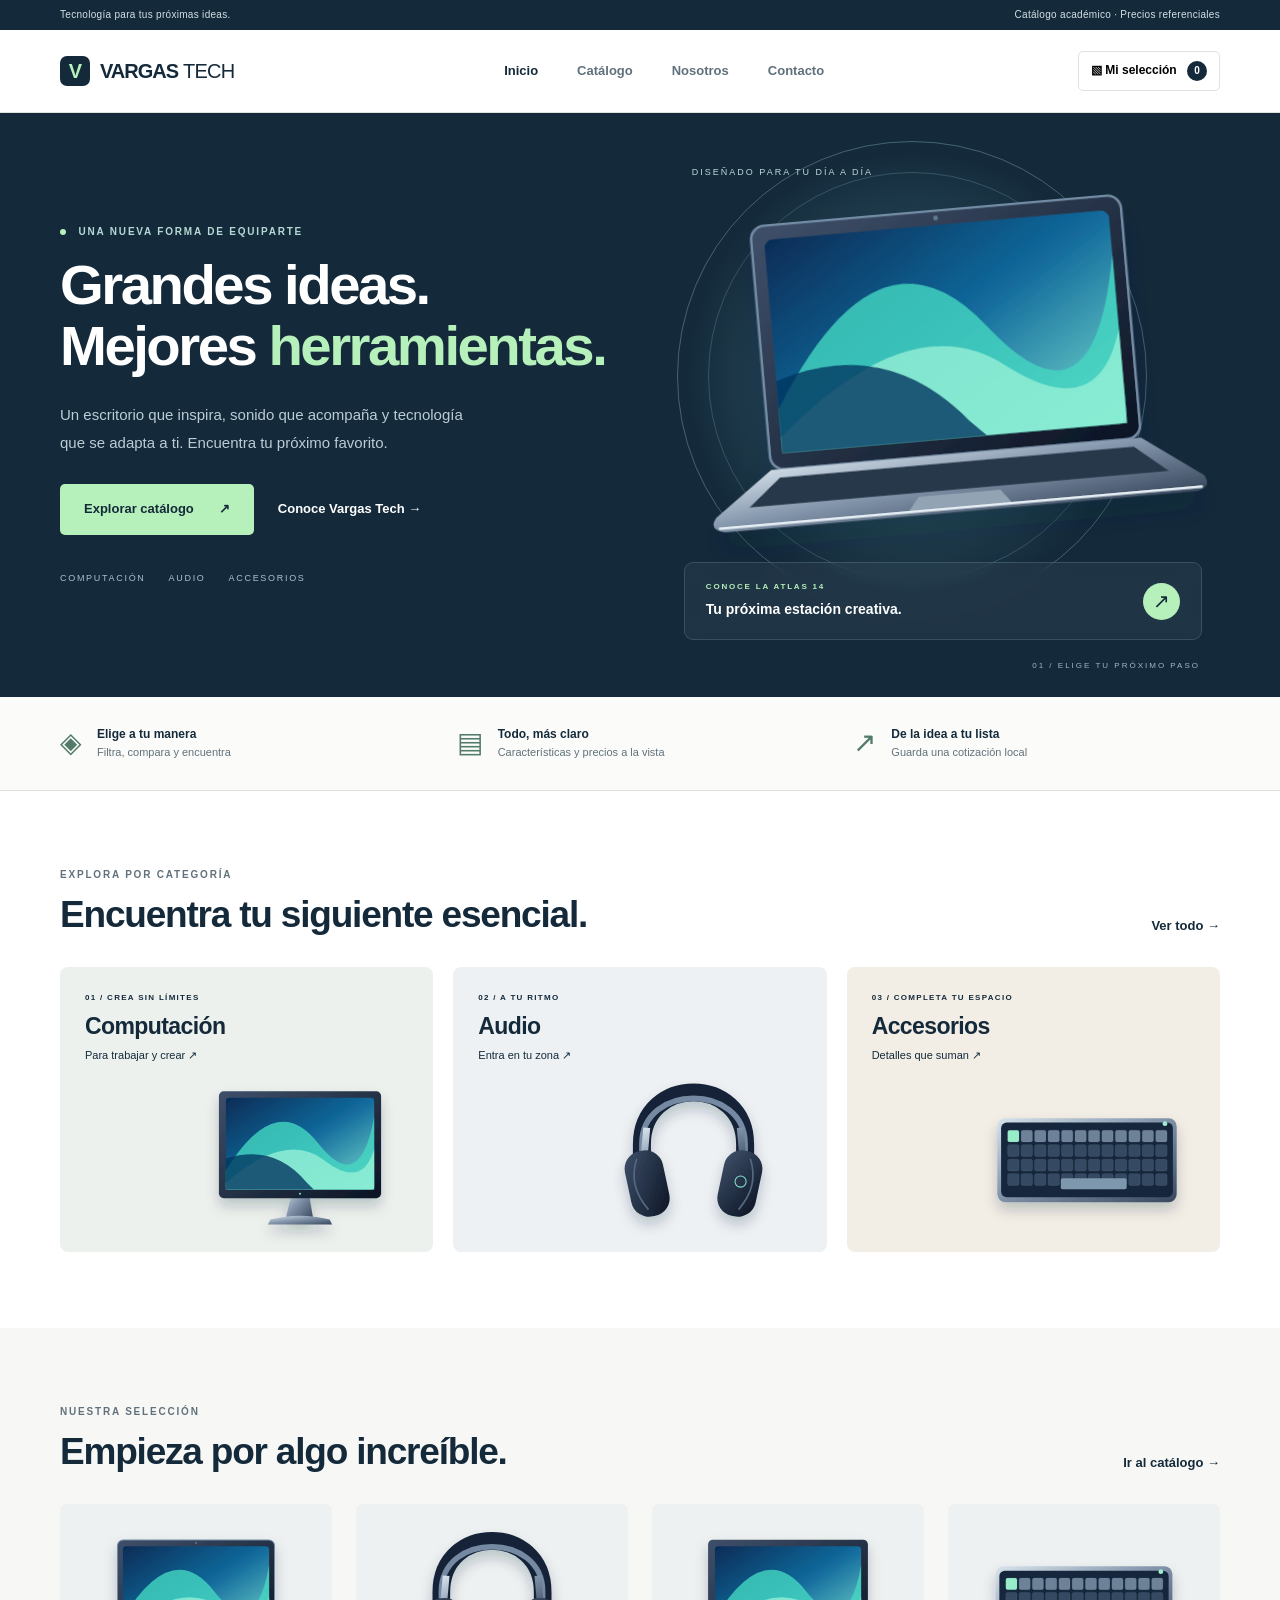
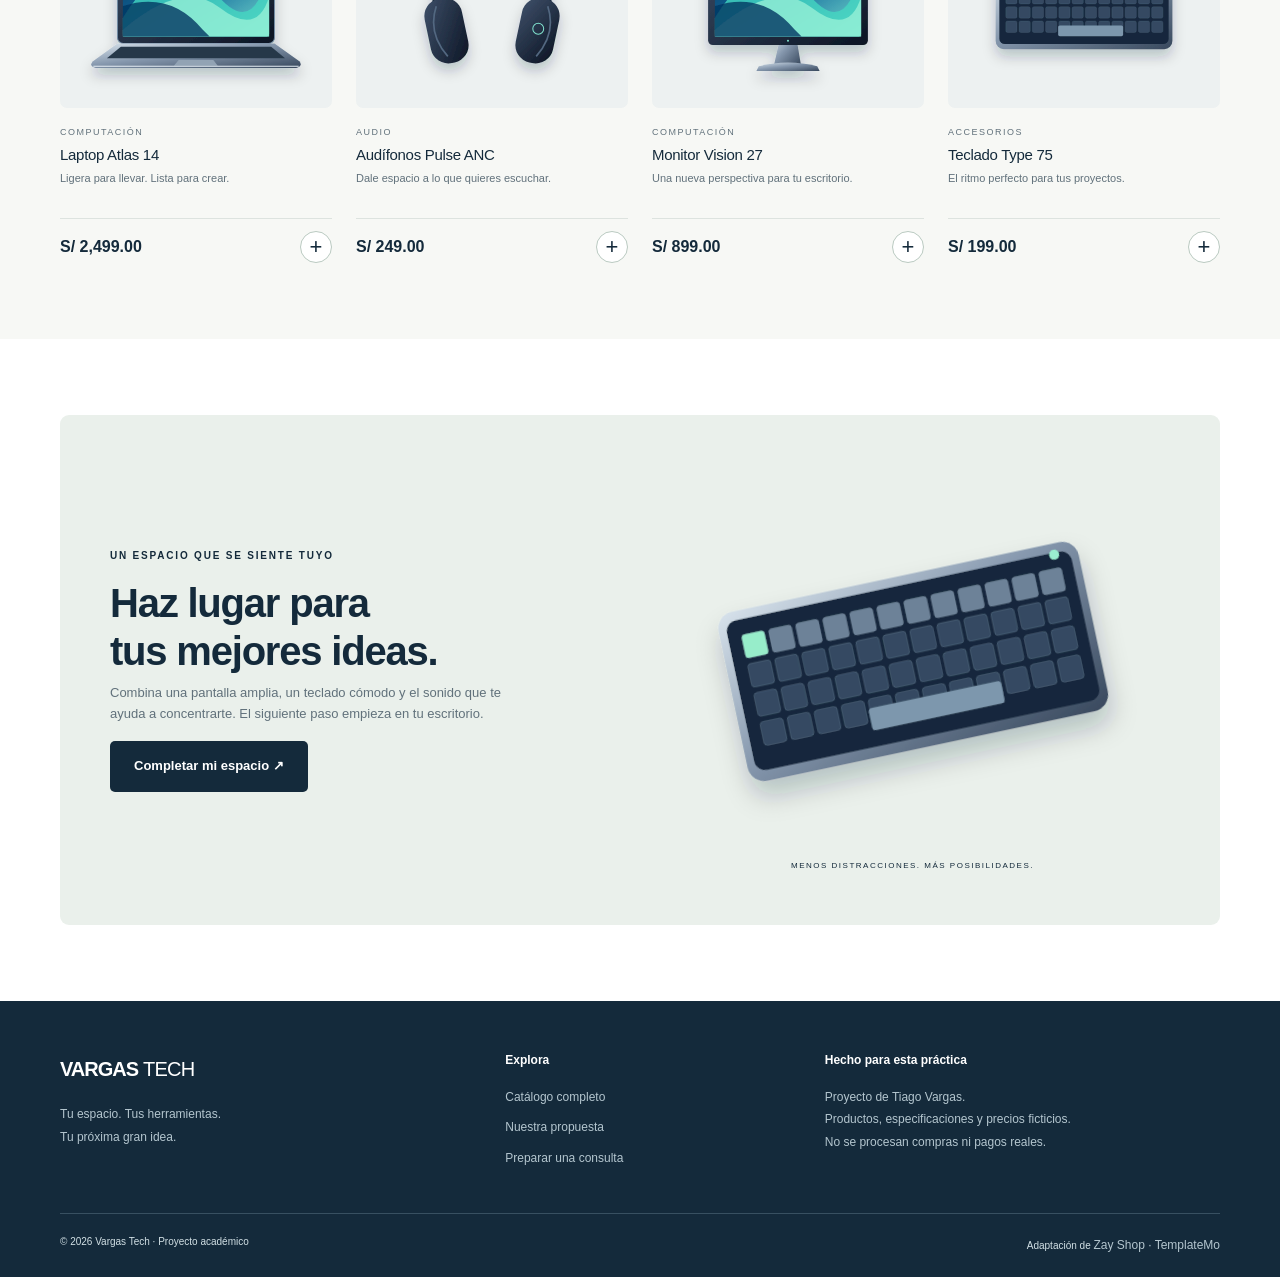
<file: index.html>
<!DOCTYPE html>
<html lang="es"><head><meta charset="utf-8"><meta name="viewport" content="width=device-width,initial-scale=1"><meta name="description" content="Vargas Tech: catálogo académico de computación, audio y accesorios. Encuentra ideas para tu espacio de trabajo."><meta name="theme-color" content="#142a3b"><title>Tecnología que va contigo | Vargas Tech</title><link rel="icon" href="assets/img/favicon.svg" type="image/svg+xml"><link rel="stylesheet" href="assets/css/bootstrap.min.css"><link rel="stylesheet" href="assets/css/templatemo.css"><link rel="stylesheet" href="assets/css/custom.css"></head><body>
<!-- Adaptación académica de TemplateMo 559 Zay Shop. Conserva Bootstrap y la hoja base de la plantilla. -->
<a class="skip-link" href="#contenido">Saltar al contenido</a><div class="topbar"><div class="container"><span>Tecnología para tus próximas ideas.</span><span>Catálogo académico · Precios referenciales</span></div></div><header class="site-header"><nav class="navbar navbar-expand-lg navbar-light" aria-label="Navegación principal"><div class="container"><a class="navbar-brand brand" href="index.html"><span class="brand-mark">V</span>VARGAS<span class="brand-tech">TECH</span></a><button class="navbar-toggler" type="button" data-bs-toggle="collapse" data-bs-target="#templatemo_main_nav" aria-controls="templatemo_main_nav" aria-expanded="false" aria-label="Abrir navegación"><span class="navbar-toggler-icon"></span></button><div class="collapse navbar-collapse" id="templatemo_main_nav"><ul class="navbar-nav mx-auto"><li class="nav-item"><a class="nav-link active" aria-current="page" href="index.html">Inicio</a></li><li class="nav-item"><a class="nav-link " href="shop.html">Catálogo</a></li><li class="nav-item"><a class="nav-link " href="about.html">Nosotros</a></li><li class="nav-item"><a class="nav-link " href="contact.html">Contacto</a></li></ul><button class="cart-trigger" type="button" data-open-cart><span aria-hidden="true">▧</span> Mi selección <span class="cart-count">0</span></button></div></div></nav></header><main id="contenido"><section class="hero"><div class="container hero-grid"><div class="hero-copy"><span class="eyebrow light"><span class="live-dot"></span> UNA NUEVA FORMA DE EQUIPARTE</span><h1>Grandes ideas.<br>Mejores <em>herramientas.</em></h1><p>Un escritorio que inspira, sonido que acompaña y tecnología que se adapta a ti. Encuentra tu próximo favorito.</p><div class="hero-actions"><a class="button lime" href="shop.html">Explorar catálogo <span aria-hidden="true">↗</span></a><a class="text-link light-link" href="about.html">Conoce Vargas Tech <span aria-hidden="true">→</span></a></div><div class="hero-note"><span>COMPUTACIÓN</span><span>AUDIO</span><span>ACCESORIOS</span></div></div><div class="hero-visual"><div class="orbital"></div><span class="visual-kicker">DISEÑADO PARA TU DÍA A DÍA</span><img src="assets/img/laptop.svg" alt="Ilustración de la laptop Atlas 14 con acabado metálico y pantalla azul"><div class="hero-product"><div><span class="eyebrow">CONOCE LA ATLAS 14</span><strong>Tu próxima estación creativa.</strong></div><a href="shop-single.html?id=atlas-14" aria-label="Ver Laptop Atlas 14">↗</a></div><span class="visual-index">01 / ELIGE TU PRÓXIMO PASO</span></div></div></section>
<section class="benefit-strip"><div class="container benefits"><div><span class="benefit-icon">◈</span><span><strong>Elige a tu manera</strong><small>Filtra, compara y encuentra</small></span></div><div><span class="benefit-icon">▤</span><span><strong>Todo, más claro</strong><small>Características y precios a la vista</small></span></div><div><span class="benefit-icon">↗</span><span><strong>De la idea a tu lista</strong><small>Guarda una cotización local</small></span></div></div></section>
<section class="section container"><div class="section-heading"><div><span class="eyebrow">EXPLORA POR CATEGORÍA</span><h2>Encuentra tu siguiente esencial.</h2></div><a class="text-link" href="shop.html">Ver todo <span aria-hidden="true">→</span></a></div><div class="category-grid"><a class="category-tile" href="shop.html?categoria=Computación"><div><span class="eyebrow">01 / CREA SIN LÍMITES</span><h3>Computación</h3><span>Para trabajar y crear ↗</span></div><img src="assets/img/monitor.svg" alt="Monitor Vision 27" loading="lazy"></a><a class="category-tile" href="shop.html?categoria=Audio"><div><span class="eyebrow">02 / A TU RITMO</span><h3>Audio</h3><span>Entra en tu zona ↗</span></div><img src="assets/img/headphones.svg" alt="Audífonos Pulse ANC" loading="lazy"></a><a class="category-tile" href="shop.html?categoria=Accesorios"><div><span class="eyebrow">03 / COMPLETA TU ESPACIO</span><h3>Accesorios</h3><span>Detalles que suman ↗</span></div><img src="assets/img/keyboard.svg" alt="Teclado Type 75" loading="lazy"></a></div></section>
<section class="section soft-section"><div class="container"><div class="section-heading"><div><span class="eyebrow">NUESTRA SELECCIÓN</span><h2>Empieza por algo increíble.</h2></div><a class="text-link" href="shop.html">Ir al catálogo →</a></div><div id="featured-products" class="product-grid"></div><noscript><p>Activa JavaScript para explorar los productos del catálogo.</p></noscript></div></section>
<section class="section container"><div class="editorial"><div><span class="eyebrow">UN ESPACIO QUE SE SIENTE TUYO</span><h2>Haz lugar para<br>tus mejores ideas.</h2><p>Combina una pantalla amplia, un teclado cómodo y el sonido que te ayuda a concentrarte. El siguiente paso empieza en tu escritorio.</p><a class="button primary" href="shop.html?categoria=Accesorios">Completar mi espacio ↗</a></div><div class="editorial-art"><img src="assets/img/keyboard.svg" alt="Teclado mecánico de la colección" loading="lazy"><span class="editorial-label">MENOS DISTRACCIONES. MÁS POSIBILIDADES.</span></div></div></section></main><footer id="tempaltemo_footer" class="site-footer"><div class="container"><div class="footer-main"><div><a class="brand footer-brand" href="index.html">VARGAS<span class="brand-tech">TECH</span></a><p>Tu espacio. Tus herramientas.<br>Tu próxima gran idea.</p></div><div><h2>Explora</h2><a href="shop.html">Catálogo completo</a><a href="about.html">Nuestra propuesta</a><a href="contact.html">Preparar una consulta</a></div><div><h2>Hecho para esta práctica</h2><p>Proyecto de Tiago Vargas.<br>Productos, especificaciones y precios ficticios.<br>No se procesan compras ni pagos reales.</p></div></div><div class="footer-bottom"><span>© 2026 Vargas Tech · Proyecto académico</span><span>Adaptación de <a href="https://templatemo.com/tm-559-zay-shop" target="_blank" rel="noopener">Zay Shop · TemplateMo</a></span></div></div></footer><dialog id="cart-dialog" aria-labelledby="cart-title"><div class="dialog-header"><div><span class="eyebrow">TU ESPACIO DE IDEAS</span><h2 id="cart-title">Mi selección</h2></div><button type="button" class="icon-button" data-close-cart aria-label="Cerrar selección">×</button></div><p class="muted">Arma una cotización de demostración. No realiza compras.</p><div id="cart-items"></div><div class="cart-summary"><span>Total referencial</span><strong id="cart-total">S/ 0.00</strong></div><button type="button" class="button primary full" id="download-quote">Descargar cotización (.txt)</button><p class="small-note">Se guarda en este navegador. No se envía a una tienda.</p></dialog><div id="toast" role="status" aria-live="polite"></div><script src="assets/js/bootstrap.bundle.min.js"></script><script src="assets/js/products.js"></script><script src="assets/js/custom.js"></script></body></html>
</file>
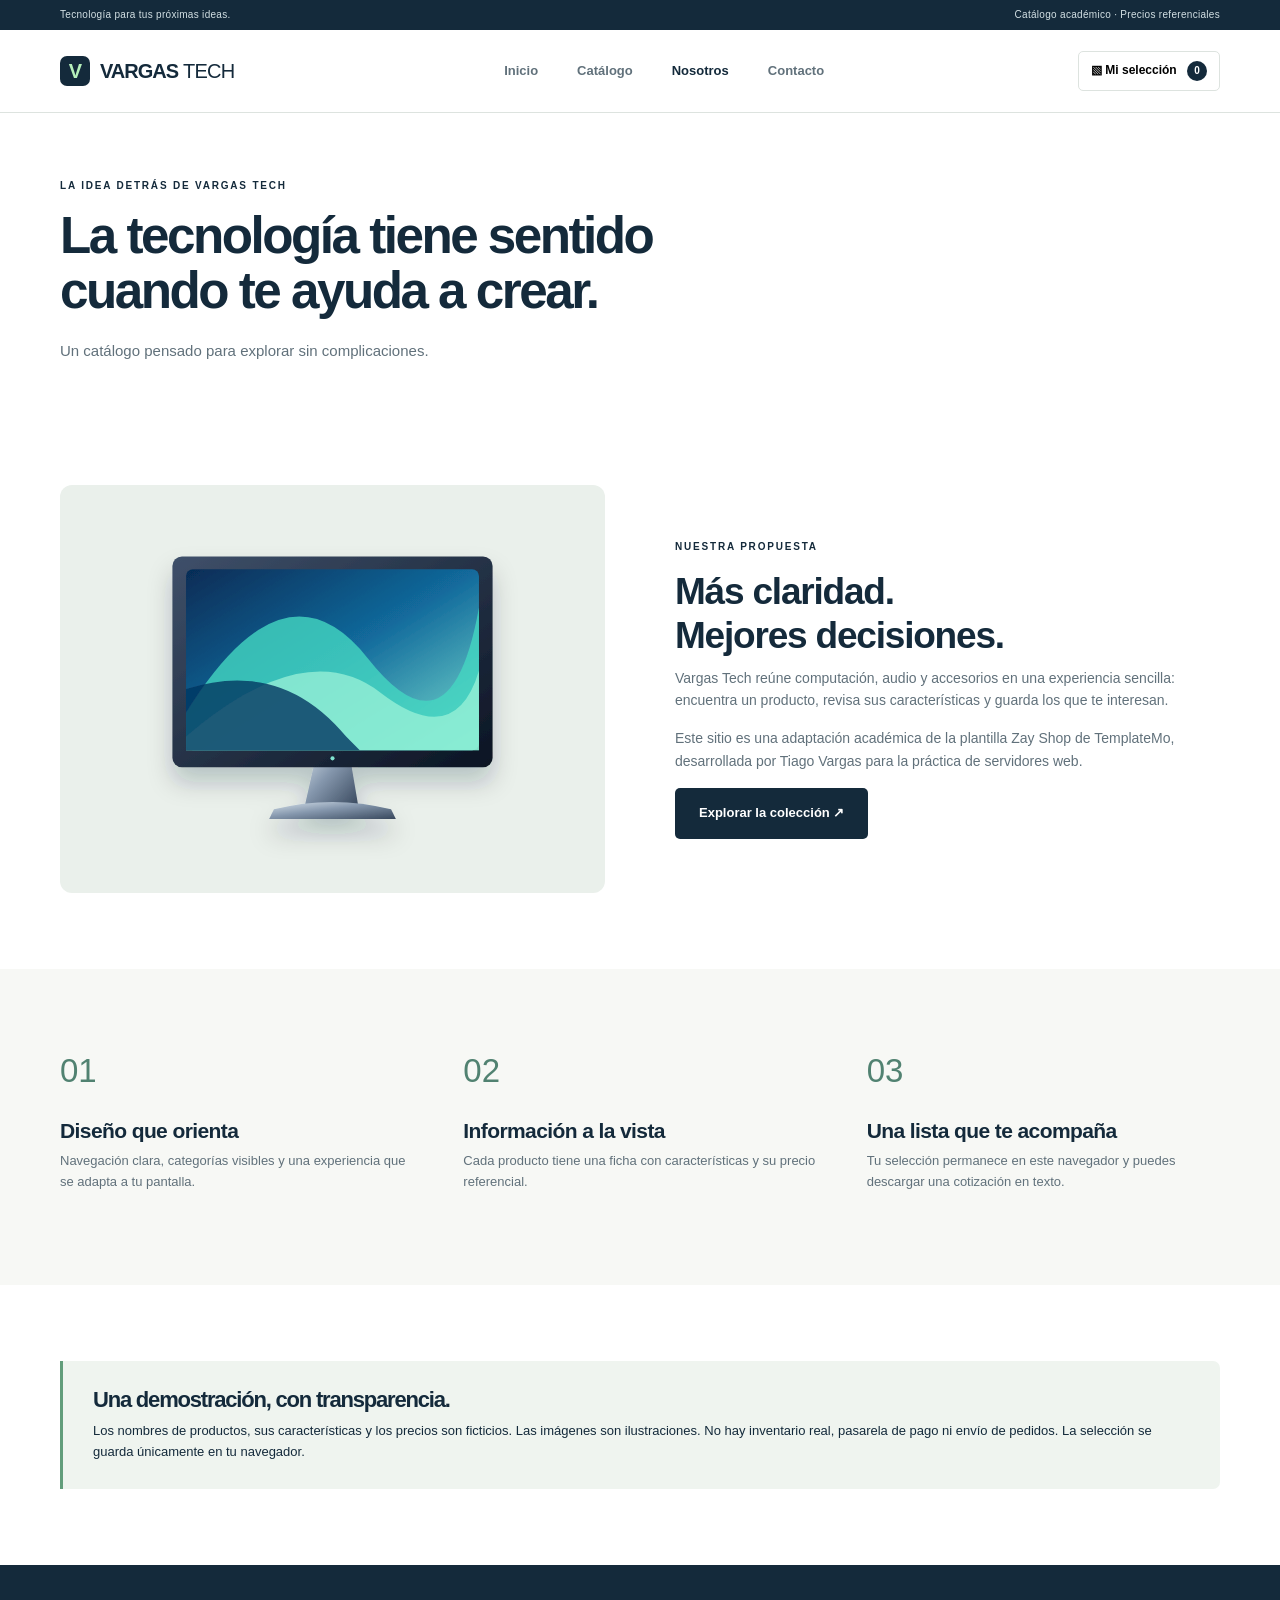
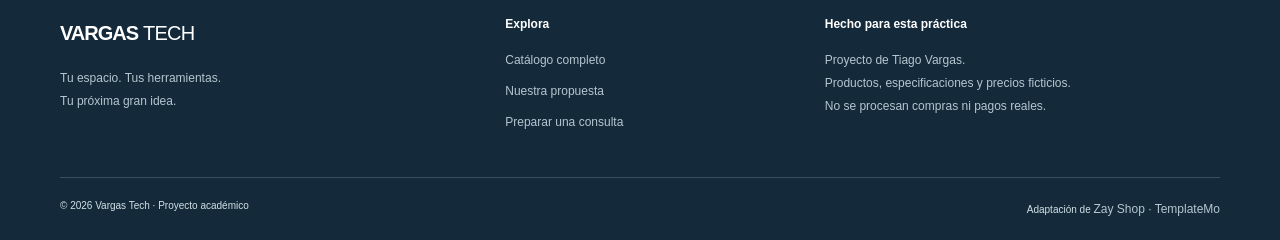
<file: about.html>
<!DOCTYPE html>
<html lang="es"><head><meta charset="utf-8"><meta name="viewport" content="width=device-width,initial-scale=1"><meta name="description" content="Vargas Tech: catálogo académico de computación, audio y accesorios. Encuentra ideas para tu espacio de trabajo."><meta name="theme-color" content="#142a3b"><title>Nosotros | Vargas Tech</title><link rel="icon" href="assets/img/favicon.svg" type="image/svg+xml"><link rel="stylesheet" href="assets/css/bootstrap.min.css"><link rel="stylesheet" href="assets/css/templatemo.css"><link rel="stylesheet" href="assets/css/custom.css"></head><body>
<!-- Adaptación académica de TemplateMo 559 Zay Shop. Conserva Bootstrap y la hoja base de la plantilla. -->
<a class="skip-link" href="#contenido">Saltar al contenido</a><div class="topbar"><div class="container"><span>Tecnología para tus próximas ideas.</span><span>Catálogo académico · Precios referenciales</span></div></div><header class="site-header"><nav class="navbar navbar-expand-lg navbar-light" aria-label="Navegación principal"><div class="container"><a class="navbar-brand brand" href="index.html"><span class="brand-mark">V</span>VARGAS<span class="brand-tech">TECH</span></a><button class="navbar-toggler" type="button" data-bs-toggle="collapse" data-bs-target="#templatemo_main_nav" aria-controls="templatemo_main_nav" aria-expanded="false" aria-label="Abrir navegación"><span class="navbar-toggler-icon"></span></button><div class="collapse navbar-collapse" id="templatemo_main_nav"><ul class="navbar-nav mx-auto"><li class="nav-item"><a class="nav-link " href="index.html">Inicio</a></li><li class="nav-item"><a class="nav-link " href="shop.html">Catálogo</a></li><li class="nav-item"><a class="nav-link active" aria-current="page" href="about.html">Nosotros</a></li><li class="nav-item"><a class="nav-link " href="contact.html">Contacto</a></li></ul><button class="cart-trigger" type="button" data-open-cart><span aria-hidden="true">▧</span> Mi selección <span class="cart-count">0</span></button></div></div></nav></header><main id="contenido"><section class="page-heading container"><span class="eyebrow">LA IDEA DETRÁS DE VARGAS TECH</span><h1>La tecnología tiene sentido<br>cuando te ayuda a crear.</h1><p>Un catálogo pensado para explorar sin complicaciones.</p></section><section class="container section about-grid"><div class="about-art"><img src="assets/img/monitor.svg" alt="Ilustración de un monitor para un espacio creativo"></div><div><span class="eyebrow">NUESTRA PROPUESTA</span><h2>Más claridad.<br>Mejores decisiones.</h2><p>Vargas Tech reúne computación, audio y accesorios en una experiencia sencilla: encuentra un producto, revisa sus características y guarda los que te interesan.</p><p>Este sitio es una adaptación académica de la plantilla Zay Shop de TemplateMo, desarrollada por Tiago Vargas para la práctica de servidores web.</p><a class="button primary" href="shop.html">Explorar la colección ↗</a></div></section><section class="soft-section section"><div class="container values-grid"><article><span class="number">01</span><h3>Diseño que orienta</h3><p>Navegación clara, categorías visibles y una experiencia que se adapta a tu pantalla.</p></article><article><span class="number">02</span><h3>Información a la vista</h3><p>Cada producto tiene una ficha con características y su precio referencial.</p></article><article><span class="number">03</span><h3>Una lista que te acompaña</h3><p>Tu selección permanece en este navegador y puedes descargar una cotización en texto.</p></article></div></section><section class="container section"><div class="notice"><h2>Una demostración, con transparencia.</h2><p>Los nombres de productos, sus características y los precios son ficticios. Las imágenes son ilustraciones. No hay inventario real, pasarela de pago ni envío de pedidos. La selección se guarda únicamente en tu navegador.</p></div></section></main><footer id="tempaltemo_footer" class="site-footer"><div class="container"><div class="footer-main"><div><a class="brand footer-brand" href="index.html">VARGAS<span class="brand-tech">TECH</span></a><p>Tu espacio. Tus herramientas.<br>Tu próxima gran idea.</p></div><div><h2>Explora</h2><a href="shop.html">Catálogo completo</a><a href="about.html">Nuestra propuesta</a><a href="contact.html">Preparar una consulta</a></div><div><h2>Hecho para esta práctica</h2><p>Proyecto de Tiago Vargas.<br>Productos, especificaciones y precios ficticios.<br>No se procesan compras ni pagos reales.</p></div></div><div class="footer-bottom"><span>© 2026 Vargas Tech · Proyecto académico</span><span>Adaptación de <a href="https://templatemo.com/tm-559-zay-shop" target="_blank" rel="noopener">Zay Shop · TemplateMo</a></span></div></div></footer><dialog id="cart-dialog" aria-labelledby="cart-title"><div class="dialog-header"><div><span class="eyebrow">TU ESPACIO DE IDEAS</span><h2 id="cart-title">Mi selección</h2></div><button type="button" class="icon-button" data-close-cart aria-label="Cerrar selección">×</button></div><p class="muted">Arma una cotización de demostración. No realiza compras.</p><div id="cart-items"></div><div class="cart-summary"><span>Total referencial</span><strong id="cart-total">S/ 0.00</strong></div><button type="button" class="button primary full" id="download-quote">Descargar cotización (.txt)</button><p class="small-note">Se guarda en este navegador. No se envía a una tienda.</p></dialog><div id="toast" role="status" aria-live="polite"></div><script src="assets/js/bootstrap.bundle.min.js"></script><script src="assets/js/products.js"></script><script src="assets/js/custom.js"></script></body></html>
</file>
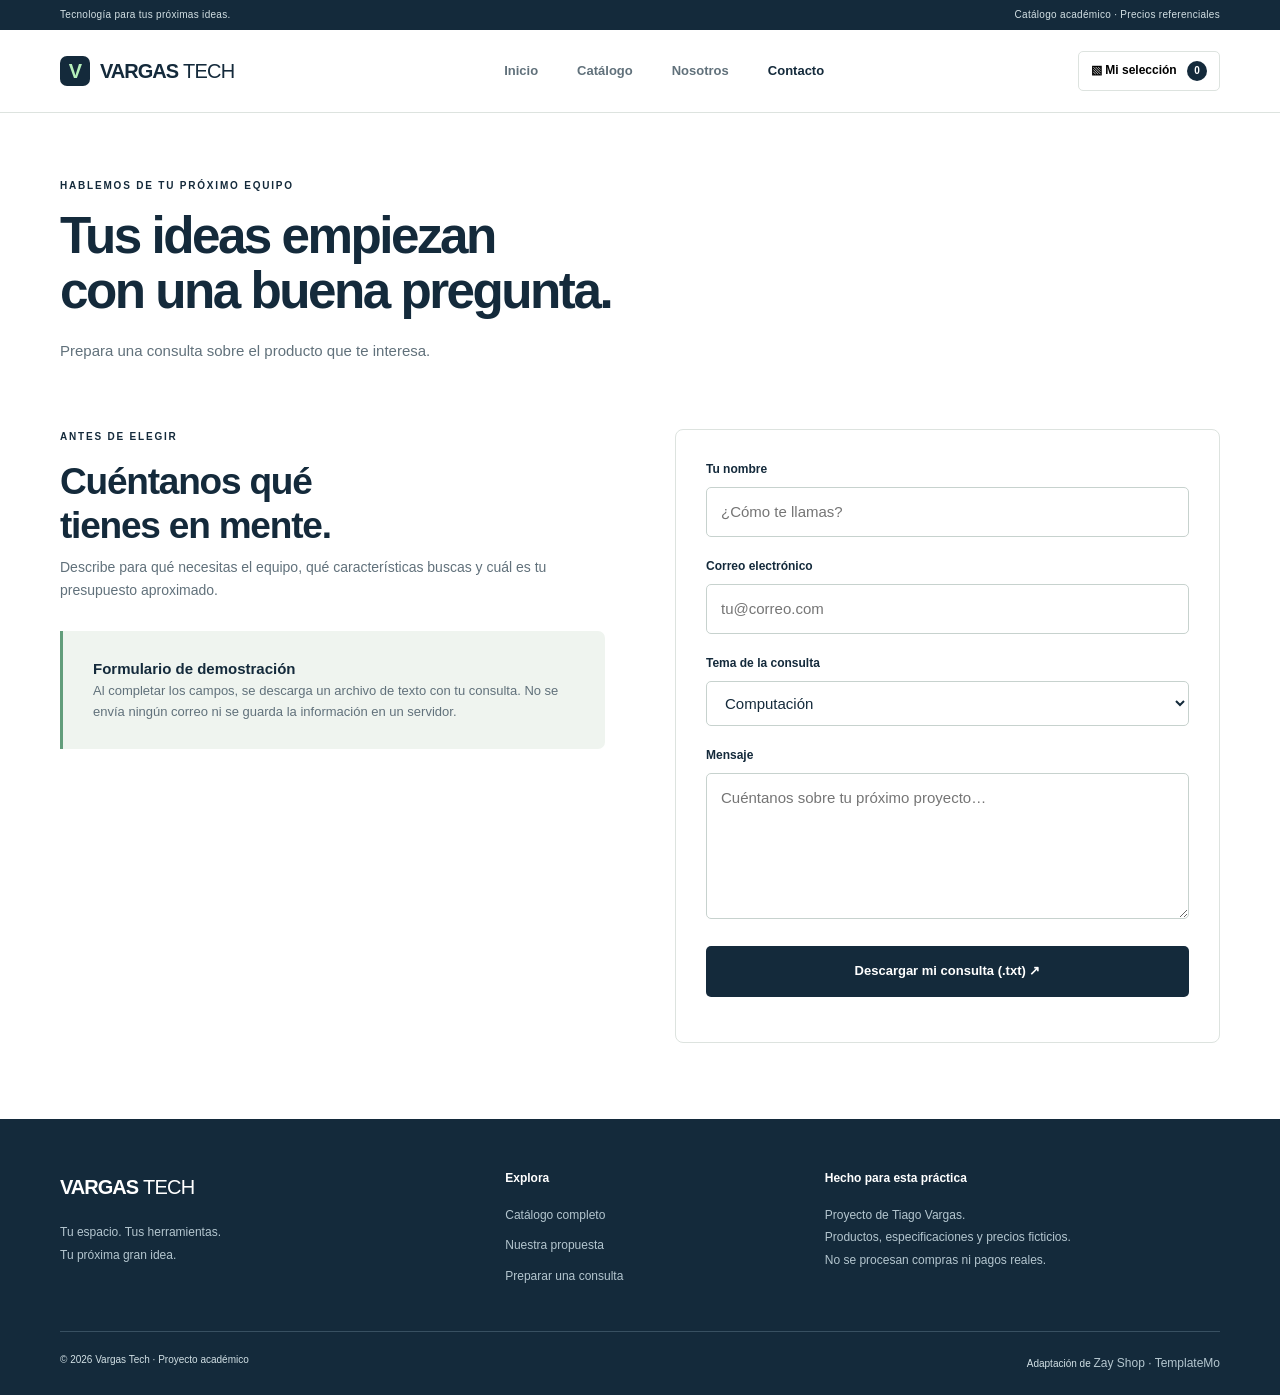
<file: contact.html>
<!DOCTYPE html>
<html lang="es"><head><meta charset="utf-8"><meta name="viewport" content="width=device-width,initial-scale=1"><meta name="description" content="Vargas Tech: catálogo académico de computación, audio y accesorios. Encuentra ideas para tu espacio de trabajo."><meta name="theme-color" content="#142a3b"><title>Contacto | Vargas Tech</title><link rel="icon" href="assets/img/favicon.svg" type="image/svg+xml"><link rel="stylesheet" href="assets/css/bootstrap.min.css"><link rel="stylesheet" href="assets/css/templatemo.css"><link rel="stylesheet" href="assets/css/custom.css"></head><body>
<!-- Adaptación académica de TemplateMo 559 Zay Shop. Conserva Bootstrap y la hoja base de la plantilla. -->
<a class="skip-link" href="#contenido">Saltar al contenido</a><div class="topbar"><div class="container"><span>Tecnología para tus próximas ideas.</span><span>Catálogo académico · Precios referenciales</span></div></div><header class="site-header"><nav class="navbar navbar-expand-lg navbar-light" aria-label="Navegación principal"><div class="container"><a class="navbar-brand brand" href="index.html"><span class="brand-mark">V</span>VARGAS<span class="brand-tech">TECH</span></a><button class="navbar-toggler" type="button" data-bs-toggle="collapse" data-bs-target="#templatemo_main_nav" aria-controls="templatemo_main_nav" aria-expanded="false" aria-label="Abrir navegación"><span class="navbar-toggler-icon"></span></button><div class="collapse navbar-collapse" id="templatemo_main_nav"><ul class="navbar-nav mx-auto"><li class="nav-item"><a class="nav-link " href="index.html">Inicio</a></li><li class="nav-item"><a class="nav-link " href="shop.html">Catálogo</a></li><li class="nav-item"><a class="nav-link " href="about.html">Nosotros</a></li><li class="nav-item"><a class="nav-link active" aria-current="page" href="contact.html">Contacto</a></li></ul><button class="cart-trigger" type="button" data-open-cart><span aria-hidden="true">▧</span> Mi selección <span class="cart-count">0</span></button></div></div></nav></header><main id="contenido"><section class="page-heading container"><span class="eyebrow">HABLEMOS DE TU PRÓXIMO EQUIPO</span><h1>Tus ideas empiezan<br>con una buena pregunta.</h1><p>Prepara una consulta sobre el producto que te interesa.</p></section><section class="container section contact-grid"><div><span class="eyebrow">ANTES DE ELEGIR</span><h2>Cuéntanos qué<br>tienes en mente.</h2><p>Describe para qué necesitas el equipo, qué características buscas y cuál es tu presupuesto aproximado.</p><div class="notice"><strong>Formulario de demostración</strong><p>Al completar los campos, se descarga un archivo de texto con tu consulta. No se envía ningún correo ni se guarda la información en un servidor.</p></div></div><form id="contact-form" class="contact-form"><label for="name">Tu nombre</label><input id="name" name="name" required minlength="2" maxlength="100" autocomplete="name" placeholder="¿Cómo te llamas?"><label for="email">Correo electrónico</label><input id="email" name="email" type="email" required maxlength="150" autocomplete="email" placeholder="tu@correo.com"><label for="subject">Tema de la consulta</label><select id="subject" name="subject"><option>Computación</option><option>Audio</option><option>Accesorios</option><option>Consulta general</option></select><label for="message">Mensaje</label><textarea id="message" name="message" required minlength="10" maxlength="2000" rows="5" placeholder="Cuéntanos sobre tu próximo proyecto…"></textarea><button class="button primary full" type="submit">Descargar mi consulta (.txt) ↗</button><p id="form-status" role="status" aria-live="polite"></p></form></section></main><footer id="tempaltemo_footer" class="site-footer"><div class="container"><div class="footer-main"><div><a class="brand footer-brand" href="index.html">VARGAS<span class="brand-tech">TECH</span></a><p>Tu espacio. Tus herramientas.<br>Tu próxima gran idea.</p></div><div><h2>Explora</h2><a href="shop.html">Catálogo completo</a><a href="about.html">Nuestra propuesta</a><a href="contact.html">Preparar una consulta</a></div><div><h2>Hecho para esta práctica</h2><p>Proyecto de Tiago Vargas.<br>Productos, especificaciones y precios ficticios.<br>No se procesan compras ni pagos reales.</p></div></div><div class="footer-bottom"><span>© 2026 Vargas Tech · Proyecto académico</span><span>Adaptación de <a href="https://templatemo.com/tm-559-zay-shop" target="_blank" rel="noopener">Zay Shop · TemplateMo</a></span></div></div></footer><dialog id="cart-dialog" aria-labelledby="cart-title"><div class="dialog-header"><div><span class="eyebrow">TU ESPACIO DE IDEAS</span><h2 id="cart-title">Mi selección</h2></div><button type="button" class="icon-button" data-close-cart aria-label="Cerrar selección">×</button></div><p class="muted">Arma una cotización de demostración. No realiza compras.</p><div id="cart-items"></div><div class="cart-summary"><span>Total referencial</span><strong id="cart-total">S/ 0.00</strong></div><button type="button" class="button primary full" id="download-quote">Descargar cotización (.txt)</button><p class="small-note">Se guarda en este navegador. No se envía a una tienda.</p></dialog><div id="toast" role="status" aria-live="polite"></div><script src="assets/js/bootstrap.bundle.min.js"></script><script src="assets/js/products.js"></script><script src="assets/js/custom.js"></script></body></html>
</file>
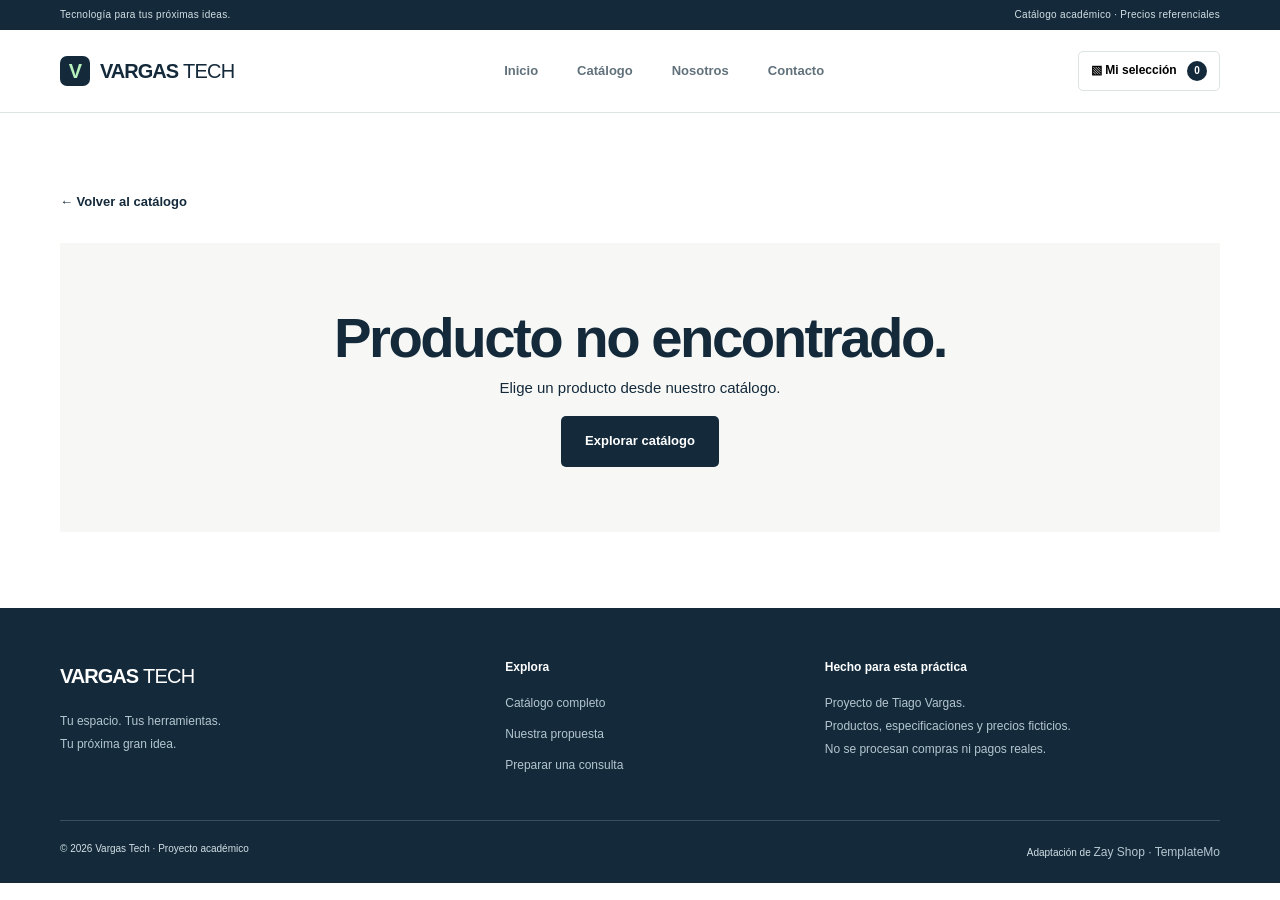
<file: shop-single.html>
<!DOCTYPE html>
<html lang="es"><head><meta charset="utf-8"><meta name="viewport" content="width=device-width,initial-scale=1"><meta name="description" content="Vargas Tech: catálogo académico de computación, audio y accesorios. Encuentra ideas para tu espacio de trabajo."><meta name="theme-color" content="#142a3b"><title>Detalle del producto | Vargas Tech</title><link rel="icon" href="assets/img/favicon.svg" type="image/svg+xml"><link rel="stylesheet" href="assets/css/bootstrap.min.css"><link rel="stylesheet" href="assets/css/templatemo.css"><link rel="stylesheet" href="assets/css/custom.css"></head><body>
<!-- Adaptación académica de TemplateMo 559 Zay Shop. Conserva Bootstrap y la hoja base de la plantilla. -->
<a class="skip-link" href="#contenido">Saltar al contenido</a><div class="topbar"><div class="container"><span>Tecnología para tus próximas ideas.</span><span>Catálogo académico · Precios referenciales</span></div></div><header class="site-header"><nav class="navbar navbar-expand-lg navbar-light" aria-label="Navegación principal"><div class="container"><a class="navbar-brand brand" href="index.html"><span class="brand-mark">V</span>VARGAS<span class="brand-tech">TECH</span></a><button class="navbar-toggler" type="button" data-bs-toggle="collapse" data-bs-target="#templatemo_main_nav" aria-controls="templatemo_main_nav" aria-expanded="false" aria-label="Abrir navegación"><span class="navbar-toggler-icon"></span></button><div class="collapse navbar-collapse" id="templatemo_main_nav"><ul class="navbar-nav mx-auto"><li class="nav-item"><a class="nav-link " href="index.html">Inicio</a></li><li class="nav-item"><a class="nav-link " href="shop.html">Catálogo</a></li><li class="nav-item"><a class="nav-link " href="about.html">Nosotros</a></li><li class="nav-item"><a class="nav-link " href="contact.html">Contacto</a></li></ul><button class="cart-trigger" type="button" data-open-cart><span aria-hidden="true">▧</span> Mi selección <span class="cart-count">0</span></button></div></div></nav></header><main id="contenido"><section class="container section"><a class="text-link back-link" href="shop.html">← Volver al catálogo</a><div id="product-detail"></div><noscript><p>Activa JavaScript para mostrar la ficha del producto.</p></noscript></section><section class="container section related-section"><div class="section-heading"><div><span class="eyebrow">SIGUE EXPLORANDO</span><h2>También para tu espacio.</h2></div></div><div id="related-products" class="product-grid"></div></section></main><footer id="tempaltemo_footer" class="site-footer"><div class="container"><div class="footer-main"><div><a class="brand footer-brand" href="index.html">VARGAS<span class="brand-tech">TECH</span></a><p>Tu espacio. Tus herramientas.<br>Tu próxima gran idea.</p></div><div><h2>Explora</h2><a href="shop.html">Catálogo completo</a><a href="about.html">Nuestra propuesta</a><a href="contact.html">Preparar una consulta</a></div><div><h2>Hecho para esta práctica</h2><p>Proyecto de Tiago Vargas.<br>Productos, especificaciones y precios ficticios.<br>No se procesan compras ni pagos reales.</p></div></div><div class="footer-bottom"><span>© 2026 Vargas Tech · Proyecto académico</span><span>Adaptación de <a href="https://templatemo.com/tm-559-zay-shop" target="_blank" rel="noopener">Zay Shop · TemplateMo</a></span></div></div></footer><dialog id="cart-dialog" aria-labelledby="cart-title"><div class="dialog-header"><div><span class="eyebrow">TU ESPACIO DE IDEAS</span><h2 id="cart-title">Mi selección</h2></div><button type="button" class="icon-button" data-close-cart aria-label="Cerrar selección">×</button></div><p class="muted">Arma una cotización de demostración. No realiza compras.</p><div id="cart-items"></div><div class="cart-summary"><span>Total referencial</span><strong id="cart-total">S/ 0.00</strong></div><button type="button" class="button primary full" id="download-quote">Descargar cotización (.txt)</button><p class="small-note">Se guarda en este navegador. No se envía a una tienda.</p></dialog><div id="toast" role="status" aria-live="polite"></div><script src="assets/js/bootstrap.bundle.min.js"></script><script src="assets/js/products.js"></script><script src="assets/js/custom.js"></script></body></html>
</file>
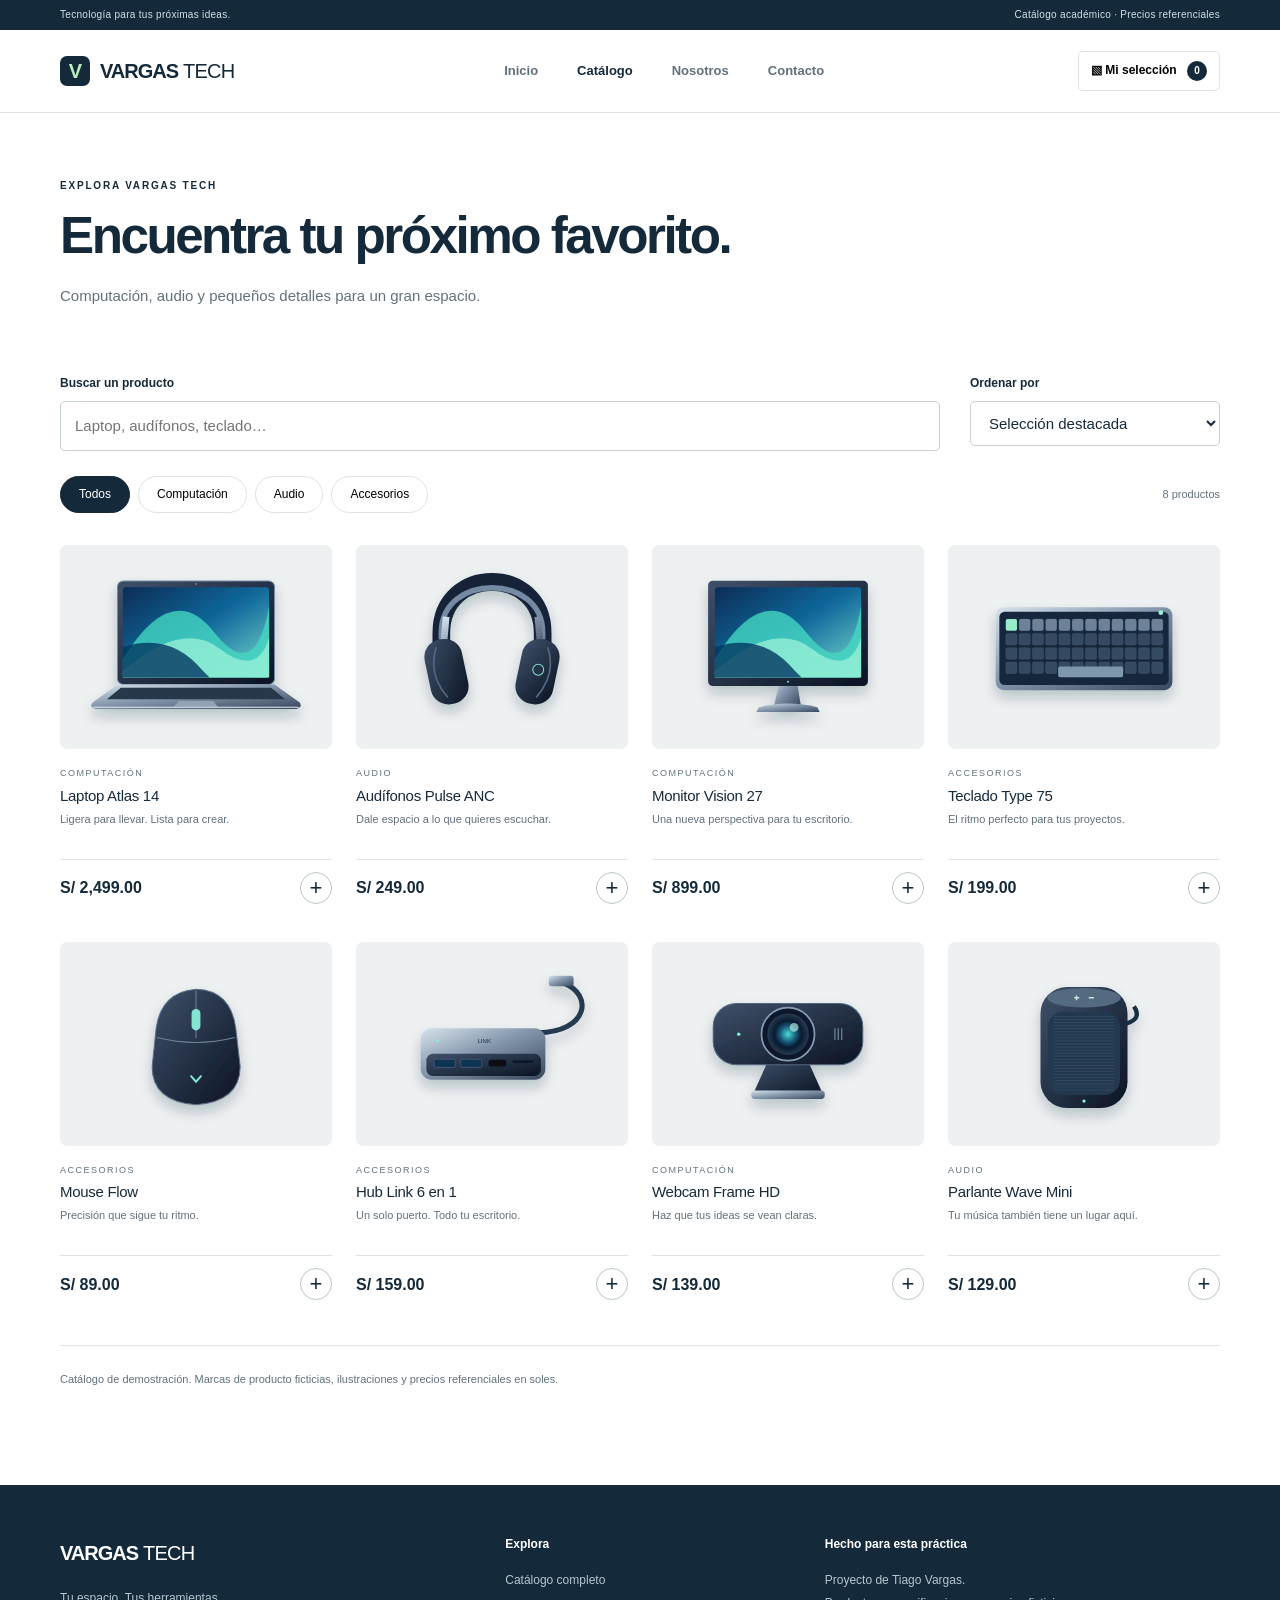
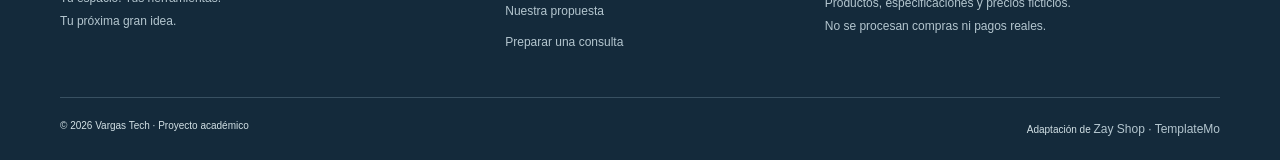
<file: shop.html>
<!DOCTYPE html>
<html lang="es"><head><meta charset="utf-8"><meta name="viewport" content="width=device-width,initial-scale=1"><meta name="description" content="Vargas Tech: catálogo académico de computación, audio y accesorios. Encuentra ideas para tu espacio de trabajo."><meta name="theme-color" content="#142a3b"><title>Catálogo | Vargas Tech</title><link rel="icon" href="assets/img/favicon.svg" type="image/svg+xml"><link rel="stylesheet" href="assets/css/bootstrap.min.css"><link rel="stylesheet" href="assets/css/templatemo.css"><link rel="stylesheet" href="assets/css/custom.css"></head><body>
<!-- Adaptación académica de TemplateMo 559 Zay Shop. Conserva Bootstrap y la hoja base de la plantilla. -->
<a class="skip-link" href="#contenido">Saltar al contenido</a><div class="topbar"><div class="container"><span>Tecnología para tus próximas ideas.</span><span>Catálogo académico · Precios referenciales</span></div></div><header class="site-header"><nav class="navbar navbar-expand-lg navbar-light" aria-label="Navegación principal"><div class="container"><a class="navbar-brand brand" href="index.html"><span class="brand-mark">V</span>VARGAS<span class="brand-tech">TECH</span></a><button class="navbar-toggler" type="button" data-bs-toggle="collapse" data-bs-target="#templatemo_main_nav" aria-controls="templatemo_main_nav" aria-expanded="false" aria-label="Abrir navegación"><span class="navbar-toggler-icon"></span></button><div class="collapse navbar-collapse" id="templatemo_main_nav"><ul class="navbar-nav mx-auto"><li class="nav-item"><a class="nav-link " href="index.html">Inicio</a></li><li class="nav-item"><a class="nav-link active" aria-current="page" href="shop.html">Catálogo</a></li><li class="nav-item"><a class="nav-link " href="about.html">Nosotros</a></li><li class="nav-item"><a class="nav-link " href="contact.html">Contacto</a></li></ul><button class="cart-trigger" type="button" data-open-cart><span aria-hidden="true">▧</span> Mi selección <span class="cart-count">0</span></button></div></div></nav></header><main id="contenido"><section class="page-heading container"><span class="eyebrow">EXPLORA VARGAS TECH</span><h1>Encuentra tu próximo favorito.</h1><p>Computación, audio y pequeños detalles para un gran espacio.</p></section><section class="container catalog-section"><div class="catalog-toolbar"><div class="search-field"><label for="search">Buscar un producto</label><input id="search" type="search" placeholder="Laptop, audífonos, teclado…" autocomplete="off"></div><div class="sort-field"><label for="sort">Ordenar por</label><select id="sort"><option value="featured">Selección destacada</option><option value="asc">Precio: menor a mayor</option><option value="desc">Precio: mayor a menor</option><option value="name">Nombre: A a Z</option></select></div></div><div class="filter-row"><div class="filter-buttons" role="group" aria-label="Filtrar por categoría"><button data-category="Todos" class="filter active" aria-pressed="true">Todos</button><button data-category="Computación" class="filter" aria-pressed="false">Computación</button><button data-category="Audio" class="filter" aria-pressed="false">Audio</button><button data-category="Accesorios" class="filter" aria-pressed="false">Accesorios</button></div><span id="result-count" role="status" aria-live="polite"></span></div><div id="catalog-products" class="product-grid"></div><div id="empty-results" class="empty-state" hidden><h2>No encontramos ese producto.</h2><p>Prueba con otra búsqueda o vuelve a todas las categorías.</p><button class="button primary" id="clear-filters">Limpiar filtros</button></div><noscript><p>Activa JavaScript para mostrar el catálogo y sus filtros.</p></noscript><p class="catalog-disclaimer">Catálogo de demostración. Marcas de producto ficticias, ilustraciones y precios referenciales en soles.</p></section></main><footer id="tempaltemo_footer" class="site-footer"><div class="container"><div class="footer-main"><div><a class="brand footer-brand" href="index.html">VARGAS<span class="brand-tech">TECH</span></a><p>Tu espacio. Tus herramientas.<br>Tu próxima gran idea.</p></div><div><h2>Explora</h2><a href="shop.html">Catálogo completo</a><a href="about.html">Nuestra propuesta</a><a href="contact.html">Preparar una consulta</a></div><div><h2>Hecho para esta práctica</h2><p>Proyecto de Tiago Vargas.<br>Productos, especificaciones y precios ficticios.<br>No se procesan compras ni pagos reales.</p></div></div><div class="footer-bottom"><span>© 2026 Vargas Tech · Proyecto académico</span><span>Adaptación de <a href="https://templatemo.com/tm-559-zay-shop" target="_blank" rel="noopener">Zay Shop · TemplateMo</a></span></div></div></footer><dialog id="cart-dialog" aria-labelledby="cart-title"><div class="dialog-header"><div><span class="eyebrow">TU ESPACIO DE IDEAS</span><h2 id="cart-title">Mi selección</h2></div><button type="button" class="icon-button" data-close-cart aria-label="Cerrar selección">×</button></div><p class="muted">Arma una cotización de demostración. No realiza compras.</p><div id="cart-items"></div><div class="cart-summary"><span>Total referencial</span><strong id="cart-total">S/ 0.00</strong></div><button type="button" class="button primary full" id="download-quote">Descargar cotización (.txt)</button><p class="small-note">Se guarda en este navegador. No se envía a una tienda.</p></dialog><div id="toast" role="status" aria-live="polite"></div><script src="assets/js/bootstrap.bundle.min.js"></script><script src="assets/js/products.js"></script><script src="assets/js/custom.js"></script></body></html>
</file>
<file: assets/css/templatemo.css>
/*

TemplateMo 559 Zay Shop

https://templatemo.com/tm-559-zay-shop

---------------------------------------------
Table of contents
------------------------------------------------
1. Typography
2. General
3. Nav
4. Hero Carousel
5. Accordion
6. Shop
7. Product
8. Carousel Hero
9. Carousel Brand
10. Services
11. Contact map
12. Footer
13. Small devices (landscape phones, 576px and up)
14. Medium devices (tablets, 768px and up)
15. Large devices (desktops, 992px and up)
16. Extra large devices (large desktops, 1200px and up)
--------------------------------------------- */




/* Typography */
body, ul, li, p, a, label, input, div {
  font-family: 'Roboto', sans-serif;
  font-size: 18px !important;
  font-weight: 300 !important;
}
.h1 {
  font-family: 'Roboto', sans-serif;
  font-size: 48px !important;
  font-weight: 200 !important;
}
.h2 {
  font-family: 'Roboto', sans-serif;
  font-size: 30px !important;
  font-weight: 300;
}
.h3 {
  font-family: 'Roboto', sans-serif;
  font-size: 22px !important;
}
/* General */
.logo { font-weight: 500 !important;}
.text-warning {  color: #ede861 !important;}
.text-muted { color: #bcbcbc !important;}
.text-success { color: #59ab6e !important;}
.text-light { color: #cfd6e1 !important;}
.bg-dark { background-color: #212934 !important;}
.bg-light { background-color: #e9eef5 !important;}
.bg-black { background-color: #1d242d !important;}
.bg-success { background-color: #59ab6e !important;}
.btn-success {
  background-color: #59ab6e !important;
  border-color: #56ae6c !important;
}
.pagination .page-link:hover {color: #000;}
.pagination .page-link:hover, .pagination .page-link.active {
  background-color: #69bb7e;
  color: #fff;
}
/* Nav */
#templatemo_nav_top { min-height: 40px;}
#templatemo_nav_top * { font-size: .9em !important;}
#templatemo_main_nav a { color: #212934;}
#templatemo_main_nav a:hover { color: #69bb7e;}
#templatemo_main_nav .navbar .nav-icon { margin-right: 20px;}

/* Hero Carousel */
#template-mo-zay-hero-carousel { background: #efefef !important;}
/* Accordion */
.templatemo-accordion a { color: #000;}
.templatemo-accordion a:hover { color: #333d4a;}
/* Shop */
.shop-top-menu a:hover { color: #69bb7e !important;}
/* Product */
.product-wap { box-shadow: 0px 5px 10px 0px rgba(0, 0, 0, 0.10);}
.product-wap .product-color-dot.color-dot-red { background:#f71515;}
.product-wap .product-color-dot.color-dot-blue { background:#6db4fe;}
.product-wap .product-color-dot.color-dot-black { background:#000000;}
.product-wap .product-color-dot.color-dot-light { background:#e0e0e0;}
.product-wap .product-color-dot.color-dot-green { background:#0bff7e;}
.card.product-wap .card .product-overlay {
  background: rgba(0,0,0,.2);
  visibility: hidden;
  opacity: 0;
  transition: .3s;
}
.card.product-wap:hover .card .product-overlay {
  visibility: visible;
  opacity: 1;
}
.card.product-wap a { color: #000;}
#carousel-related-product .slick-slide:focus { outline: none !important;}
#carousel-related-product .slick-dots li button:before {
  font-size: 15px;
  margin-top: 20px;
}
/* Brand */
.brand-img {
  filter: grayscale(100%);
  opacity: 0.5;
  transition: .5s;
}
.brand-img:hover {
  filter: grayscale(0%);
  opacity: 1;
}
/* Carousel Hero */
#template-mo-zay-hero-carousel .carousel-indicators li {
  margin-top: -50px;
  background-color: #59ab6e;
}
#template-mo-zay-hero-carousel .carousel-control-next i,
#template-mo-zay-hero-carousel .carousel-control-prev i {
  color: #59ab6e !important;
  font-size: 2.8em !important;
}
/* Carousel Brand */
.tempaltemo-carousel .h1 {
  font-size: .5em !important;
  color: #000 !important;
}
/* Services */
.services-icon-wap {transition: .3s;}
.services-icon-wap:hover, .services-icon-wap:hover i {color: #fff;}
.services-icon-wap:hover {background: #69bb7e;}
/* Contact map */
.leaflet-control a, .leaflet-control { font-size: 10px !important;}
.form-control { border: 1px solid #e8e8e8;}
/* Footer */
#tempaltemo_footer a { color: #dcdde1;}
#tempaltemo_footer a:hover { color: #68bb7d;}
#tempaltemo_footer ul.footer-link-list li { padding-top: 10px;}
#tempaltemo_footer ul.footer-icons li {
  width: 2.6em;
  height: 2.6em;
  line-height: 2.6em;
}
#tempaltemo_footer ul.footer-icons li:hover {
  background-color: #cfd6e1;
  transition: .5s;
}
#tempaltemo_footer ul.footer-icons li:hover i {
  color: #212934;
  transition: .5s;
}
#tempaltemo_footer .border-light { border-color: #2d343f !important;}
/*
// Extra small devices (portrait phones, less than 576px)
// No media query since this is the default in Bootstrap
*/
/* Small devices (landscape phones, 576px and up)*/
.product-wap .h3, .product-wap li, .product-wap i, .product-wap p {
  font-size: 12px !important;
}
.product-wap .product-color-dot {
  width: 6px;
  height: 6px;
}

@media (min-width: 576px) {
  .tempaltemo-carousel .h1 { font-size: 1em !important;}
}

/*// Medium devices (tablets, 768px and up)*/
@media (min-width: 768px) {
  #templatemo_main_nav .navbar-nav {max-width: 450px;}
 }

/* Large devices (desktops, 992px and up)*/
@media (min-width: 992px) {
  #templatemo_main_nav .navbar-nav {max-width: 550px;}
  #template-mo-zay-hero-carousel .carousel-item {min-height: 30rem !important;}
  .product-wap .h3, .product-wap li, .product-wap i, .product-wap p {font-size: 18px !important;}
  .product-wap .product-color-dot {
    width: 12px;
    height: 12px;
  }
}

/* Extra large devices (large desktops, 1200px and up)*/
@media (min-width: 1200px) {}
</file>
<file: assets/css/custom.css>
/* Personalización de Zay Shop para Vargas Tech. */
:root{--ink:#142a3b;--muted:#61717b;--mint:#b6f0ba;--paper:#f7f8f5;--line:#dde3df}
body,body ul,body li,body p,body a,body label,body input,body div,button,select,textarea{font-family:Arial,Helvetica,sans-serif;font-size:15px!important;font-weight:400!important}
body{color:var(--ink);background:#fff;margin:0;line-height:1.6}*{box-sizing:border-box}a{color:inherit;text-decoration:none}a:hover{color:#287652}img{max-width:100%}button,input,select,textarea{font:inherit}button,a,input,select,textarea{outline-offset:5px}button{cursor:pointer}button:disabled{opacity:.45;cursor:default}h1,h2,h3,p{margin-top:0}h1{font-size:clamp(36px,4.4vw,64px)!important;line-height:1.07;font-weight:700!important;letter-spacing:-2.5px}h2{font-size:clamp(27px,3vw,37px)!important;font-weight:700!important;letter-spacing:-1.2px;line-height:1.2}h3{font-size:23px!important;font-weight:700!important;letter-spacing:-.6px}strong{font-weight:700!important}.container{max-width:1224px;padding-left:32px;padding-right:32px}.section{padding-top:76px;padding-bottom:76px}.soft-section{background:var(--paper)}.muted,.small-note{color:var(--muted)}.small-note{font-size:12px!important;margin-top:15px}.eyebrow{display:block;font-size:10px!important;font-weight:700!important;letter-spacing:1.8px;margin-bottom:15px}.text-link{font-size:13px!important;font-weight:700!important;display:inline-block}.button{display:inline-flex;align-items:center;justify-content:center;gap:25px;padding:14px 23px;border:1px solid transparent;border-radius:5px;font-size:13px!important;font-weight:700!important;transition:background .2s}.button.primary{background:var(--ink);color:white}.button.primary:hover{background:#254a60;color:white}.button.lime{background:var(--mint);color:var(--ink)}.button.lime:hover{background:#d3f7d5;color:var(--ink)}.full{width:100%}.skip-link{position:absolute;top:-80px;left:20px;background:white;padding:12px;z-index:999}.skip-link:focus{top:10px}.topbar{background:var(--ink);color:#d3e0e4}.topbar .container{display:flex;justify-content:space-between;padding-top:7px;padding-bottom:7px}.topbar span{font-size:10px!important;letter-spacing:.3px}.site-header{background:white;border-bottom:1px solid var(--line)}.navbar{padding:20px 0}.brand{display:inline-flex;align-items:center;gap:5px;font-size:20px!important;font-weight:800!important;letter-spacing:-1px;color:var(--ink)!important}.brand-tech{font-weight:400;letter-spacing:-.8px}.brand-mark{margin-right:5px;width:30px;height:30px;background:var(--ink);color:var(--mint);border-radius:7px;text-align:center;font-weight:700;line-height:30px}.navbar-nav{gap:23px}#templatemo_main_nav a{font-size:13px!important;font-weight:600!important;color:#61717b}#templatemo_main_nav a.active{color:var(--ink)}.cart-trigger{border:1px solid var(--line);background:white;padding:9px 12px;border-radius:5px;font-size:12px!important;font-weight:600!important;white-space:nowrap}.cart-count{display:inline-block;background:var(--ink);color:white;border-radius:50%;min-width:20px;height:20px;line-height:20px;margin-left:7px;font-size:10px}
.hero{background:#142a3b;color:white;overflow:hidden}.hero-grid{display:grid;grid-template-columns:1.05fr 1fr;gap:24px;min-height:550px;align-items:center}.hero-copy{padding:62px 0;position:relative;z-index:1}.light{color:#b6d8d3}.live-dot{display:inline-block;width:6px;height:6px;border-radius:50%;background:var(--mint);margin-right:8px}.hero h1{margin-bottom:25px}.hero h1 em{color:var(--mint);font-style:normal}.hero-copy>p{color:#bbccd5;max-width:420px;line-height:1.85}.hero-actions{display:flex;gap:24px;align-items:center;margin-top:28px}.light-link{color:white}.light-link:hover{color:var(--mint)}.hero-note{display:flex;gap:23px;margin-top:36px}.hero-note span{font-size:9px;letter-spacing:1.7px;color:#adc2cd}.hero-visual{position:relative;align-self:stretch;display:flex;flex-direction:column;justify-content:center;min-width:0}.orbital{position:absolute;border:1px solid #44636d;border-radius:50%;width:470px;height:470px;left:2%;top:28px;background:radial-gradient(circle,#396775 0,transparent 68%)}.orbital:after{content:'';position:absolute;inset:30px;border:1px solid #355561;border-radius:50%}.hero-visual>img{position:relative;width:116%;max-width:none;left:-7%;transform:rotate(-5deg);margin-top:12px}.visual-kicker{position:absolute;top:52px;left:26px;letter-spacing:2px;font-size:9px;color:#b9d9d8}.hero-product{position:relative;background:#ffffff0c;border:1px solid #65828b60;backdrop-filter:blur(8px);display:flex;align-items:center;justify-content:space-between;padding:18px 21px;margin:-45px 18px 12px;border-radius:9px}.hero-product .eyebrow{font-size:8px!important;color:var(--mint);margin-bottom:3px}.hero-product strong{font-size:14px}.hero-product>a{border-radius:50%;background:var(--mint);color:var(--ink);width:37px;height:37px;text-align:center;line-height:37px;font-size:20px!important}.visual-index{position:relative;align-self:flex-end;margin:8px 20px 24px;letter-spacing:2px;font-size:8px;color:#9db8c4}.benefit-strip{border-bottom:1px solid var(--line);background:#fbfcfa}.benefits{display:grid;grid-template-columns:repeat(3,1fr);padding-top:24px;padding-bottom:24px;gap:30px}.benefits>div{display:flex;align-items:center;gap:15px}.benefit-icon{font-size:28px;color:#527b69}.benefits strong,.benefits small{display:block}.benefits strong{font-size:12px}.benefits small{font-size:11px;color:var(--muted)}.section-heading{display:flex;align-items:end;justify-content:space-between;gap:25px;margin-bottom:30px}.section-heading h2{margin-bottom:0}.section-heading .eyebrow{color:var(--muted);margin-bottom:10px}.section-heading>.text-link{white-space:nowrap}.category-grid{display:grid;grid-template-columns:repeat(3,1fr);gap:20px}.category-tile{position:relative;min-height:285px;background:#edf1ed;border-radius:8px;overflow:hidden;padding:25px;color:var(--ink)}.category-tile:nth-child(2){background:#edf1f4}.category-tile:nth-child(3){background:#f2eee6}.category-tile .eyebrow{font-size:8px!important;margin-bottom:8px;letter-spacing:1.3px}.category-tile h3{margin-bottom:2px}.category-tile span:not(.eyebrow){font-size:11px}.category-tile img{width:74%;position:absolute;right:-5px;bottom:-10px;transition:transform .3s}.category-tile:hover img{transform:translateY(-7px)}.product-grid{display:grid;grid-template-columns:repeat(4,minmax(0,1fr));gap:24px}.product-card{min-width:0}.product-image{display:block;position:relative;background:#edf1f1;border-radius:7px;overflow:hidden}.product-image img{display:block;width:100%;aspect-ratio:4/3;object-fit:contain;transition:transform .3s}.product-image:hover img{transform:scale(1.06)}.product-category{display:block;font-size:9px;text-transform:uppercase;letter-spacing:1.5px;color:var(--muted);margin-top:17px}.product-card h3{font-size:16px!important;margin:5px 0 6px;letter-spacing:-.3px}.product-card .product-desc{color:var(--muted);font-size:11px!important;min-height:36px;margin-bottom:12px}.product-bottom{display:flex;justify-content:space-between;align-items:center;gap:8px;border-top:1px solid var(--line);padding-top:12px}.price{font-size:16px;font-weight:700}.add-button{width:32px;height:32px;border-radius:50%;background:white;color:var(--ink);border:1px solid #bacac1;font-size:22px!important;line-height:24px}.add-button:hover{background:var(--mint)}.editorial{display:grid;grid-template-columns:1fr 1fr;align-items:center;background:#eaf0eb;border-radius:9px;padding:50px;gap:30px;overflow:hidden}.editorial h2{font-size:40px!important}.editorial p{max-width:420px;color:var(--muted);font-size:13px!important}.editorial-art{text-align:center}.editorial-art img{transform:rotate(-12deg) scale(1.1)}.editorial-label{font-size:8px;letter-spacing:1.5px}.site-footer{background:var(--ink);color:#d2e0e5;padding-top:52px}.footer-main{display:grid;grid-template-columns:1.1fr .75fr 1.1fr;gap:50px;padding-bottom:35px}.footer-brand{color:white!important;margin-bottom:18px}.site-footer h2{font-size:12px!important;letter-spacing:0;color:white;margin-bottom:18px}.site-footer p,.site-footer a:not(.brand){font-size:12px!important;color:#b4c6cf!important;line-height:1.9}.footer-main>div:nth-child(2)>a{display:block;margin-bottom:8px}.site-footer a:hover{color:var(--mint)!important}.footer-bottom{border-top:1px solid #385061;display:flex;justify-content:space-between;gap:15px;padding:20px 0}.footer-bottom span,.footer-bottom a{font-size:10px!important}
.page-heading{padding-top:65px;padding-bottom:30px}.page-heading h1{font-size:clamp(34px,4vw,52px)!important}.page-heading p{color:var(--muted);margin-top:20px}.catalog-section{padding-top:20px;padding-bottom:80px}.catalog-toolbar{display:grid;grid-template-columns:1fr 250px;gap:30px}.catalog-toolbar label,.contact-form label{display:block;font-size:12px!important;font-weight:700!important;margin-bottom:8px}input,select,textarea{border:1px solid #c7d2ce;background:white;border-radius:5px;padding:12px 14px;color:var(--ink);width:100%}input:focus,textarea:focus,select:focus{border-color:#2d7a63;outline:2px solid #b6f0ba}input[type=number]{max-width:90px}.filter-row{display:flex;justify-content:space-between;align-items:center;gap:20px;margin:25px 0 32px}.filter-buttons{display:flex;gap:8px;flex-wrap:wrap}.filter{border:1px solid var(--line);border-radius:30px;padding:8px 18px;background:white;font-size:12px!important}.filter.active{color:white;background:var(--ink);border-color:var(--ink)}#result-count{font-size:11px;color:var(--muted);white-space:nowrap}.catalog-section .product-grid{row-gap:38px}.empty-state{text-align:center;padding:65px 20px;background:var(--paper)}[hidden]{display:none!important}.catalog-disclaimer{color:var(--muted);font-size:11px!important;border-top:1px solid var(--line);padding-top:25px;margin-top:45px}.back-link{margin-bottom:30px}.detail-grid{display:grid;grid-template-columns:1fr 1fr;gap:65px;align-items:center}.detail-image{background:#edf1f1;border-radius:10px;overflow:hidden}.detail-copy h1{font-size:40px!important}.detail-price{font-size:28px!important;font-weight:700!important;margin:18px 0}.detail-copy>p{color:var(--muted)}.spec-list{padding-left:20px;margin:20px 0 28px}.spec-list li{font-size:13px!important;line-height:2}.detail-actions{display:flex;gap:12px;align-items:end}.detail-actions label{font-size:11px!important;display:block}.detail-actions input{padding:13px 10px}.related-section{border-top:1px solid var(--line)}.about-grid,.contact-grid{display:grid;grid-template-columns:1fr 1fr;gap:70px;align-items:center}.about-art{background:#eaf0eb;border-radius:12px}.about-grid p,.contact-grid p{color:var(--muted);font-size:14px!important}.values-grid{display:grid;grid-template-columns:repeat(3,1fr);gap:50px}.number{display:block;color:#518271;font-size:33px;margin-bottom:20px}.values-grid h3{font-size:21px!important}.values-grid p{color:var(--muted);font-size:13px!important}.notice{background:#eff4ef;border-left:3px solid #629d7b;padding:26px 30px;border-radius:0 7px 7px 0}.notice h2{font-size:22px!important}.notice p{margin-bottom:0;font-size:13px!important}.contact-grid{align-items:start;padding-top:20px}.contact-grid .notice{margin-top:30px}.contact-form{border:1px solid var(--line);padding:30px;border-radius:8px}.contact-form input,.contact-form select,.contact-form textarea{margin-bottom:20px}.contact-form #form-status{margin:15px 0 0;color:#226549}
dialog{color:var(--ink);border:0;border-radius:12px;padding:28px;width:min(570px,calc(100% - 24px));max-height:88vh;box-shadow:0 30px 90px #071a3050}dialog::backdrop{background:#081f37a6;backdrop-filter:blur(3px)}.dialog-header{display:flex;justify-content:space-between;align-items:start}.dialog-header h2{font-size:28px!important}.dialog-header .eyebrow{font-size:8px!important;margin-bottom:8px}.icon-button{background:transparent;border:1px solid var(--line);border-radius:50%;width:32px;height:32px;font-size:23px!important;line-height:25px}.cart-item{display:grid;grid-template-columns:80px 1fr;gap:15px;border-top:1px solid var(--line);padding:18px 0}.cart-item img{background:#edf1f1;border-radius:6px}.cart-item h3{font-size:14px!important;margin:0}.cart-item p{font-size:12px!important;margin:3px 0}.cart-controls{display:flex;align-items:center;gap:10px}.cart-controls button{border:1px solid var(--line);background:white;border-radius:4px;font-size:12px!important;min-width:27px;padding:2px 6px}.cart-controls button[data-remove]{border:0;text-decoration:underline;color:#765047;margin-left:auto}.cart-summary{display:flex;justify-content:space-between;border-top:1px solid var(--line);padding:20px 0}.cart-summary strong{font-size:21px}.cart-empty{padding:24px 0}.cart-empty a{text-decoration:underline}#toast{position:fixed;bottom:24px;left:50%;transform:translate(-50%,20px);padding:13px 23px;background:var(--ink);color:white;border:1px solid #577878;border-radius:8px;box-shadow:0 5px 30px #0002;z-index:9999;max-width:calc(100% - 30px);width:max-content;opacity:0;pointer-events:none;transition:.2s;font-size:13px!important}#toast.visible{opacity:1;transform:translate(-50%,0)}
@media(min-width:1400px){.hero-grid{min-height:600px}}
@media(max-width:991px){.navbar-nav{gap:5px;padding:18px 0}.cart-trigger{margin-bottom:5px}.hero-grid{grid-template-columns:1.05fr .95fr}.hero h1{font-size:44px!important}.hero-actions{flex-direction:column;align-items:start;gap:18px}.orbital{width:360px;height:360px;top:70px}.hero-product{margin:0;font-size:12px!important}.hero-product strong{font-size:11px}.hero-visual>img{margin-top:0}.visual-kicker{left:0;top:65px}.product-grid{grid-template-columns:repeat(2,minmax(0,1fr))}.category-tile{min-height:245px;padding:20px}.category-tile h3{font-size:20px!important}.editorial{padding:35px}.editorial h2{font-size:33px!important}.detail-grid,.about-grid,.contact-grid{gap:35px}.footer-main{gap:25px}.hero-note{gap:12px}.hero-note span{font-size:8px}}
@media(max-width:640px){.container{padding-left:22px;padding-right:22px}.topbar .container>span:last-child{display:none}.navbar{padding:15px 0}.section{padding-top:48px;padding-bottom:48px}.hero-grid{display:block}.hero-copy{padding:42px 0 22px}.hero h1{font-size:46px!important;letter-spacing:-2px}.hero-copy>p{font-size:14px!important}.hero-actions{flex-direction:row;flex-wrap:wrap;align-items:center;gap:17px}.hero-actions .button{padding:12px 16px}.hero-actions .text-link{font-size:11px!important}.hero-note{margin-top:26px;gap:20px}.hero-visual{height:345px}.orbital{width:310px;height:310px;left:calc(50% - 155px);top:0}.visual-kicker{top:17px;font-size:8px;left:10px}.hero-visual>img{width:100%;max-height:300px;left:0;object-fit:contain;margin-top:-15px}.hero-product{margin:-35px 0 0;padding:13px 16px}.visual-index{font-size:7px;margin:12px 0}.benefits{grid-template-columns:1fr;gap:18px;padding-top:24px;padding-bottom:24px}.benefits>div{gap:17px}.benefit-icon{width:30px}.section-heading{align-items:start;flex-direction:column;gap:15px}.section-heading h2{font-size:30px!important}.category-grid{grid-template-columns:1fr;gap:12px}.category-tile{min-height:178px;padding:24px}.category-tile>div{max-width:57%;position:relative;z-index:1}.category-tile img{width:55%;right:-15px;bottom:-7px}.category-tile h3{font-size:24px!important}.product-grid{gap:22px 14px}.product-card h3{font-size:14px!important}.product-desc{font-size:10px!important}.price{font-size:13px}.product-category{font-size:8px}.editorial{grid-template-columns:1fr;padding:28px;gap:10px}.editorial h2{font-size:34px!important}.editorial-art img{max-height:210px}.footer-main{grid-template-columns:1fr;gap:25px}.footer-bottom{flex-direction:column;gap:5px}.page-heading{padding-top:40px;padding-bottom:20px}.page-heading h1{font-size:37px!important;letter-spacing:-1.6px}.catalog-toolbar{grid-template-columns:1fr;gap:15px}.filter-row{align-items:start;flex-direction:column;gap:12px}.filter{padding:7px 12px;font-size:11px!important}.detail-grid,.about-grid,.contact-grid{grid-template-columns:1fr;gap:30px}.detail-copy h1{font-size:36px!important}.detail-actions .button{padding:14px}.values-grid{grid-template-columns:1fr;gap:22px}.values-grid .number{margin-bottom:8px}.contact-form{padding:22px}.notice{padding:22px}.cart-item{grid-template-columns:65px 1fr}.cart-summary strong{font-size:18px}}
@media(prefers-reduced-motion:reduce){*,*:before,*:after{transition:none!important;scroll-behavior:auto!important}}
</file>
